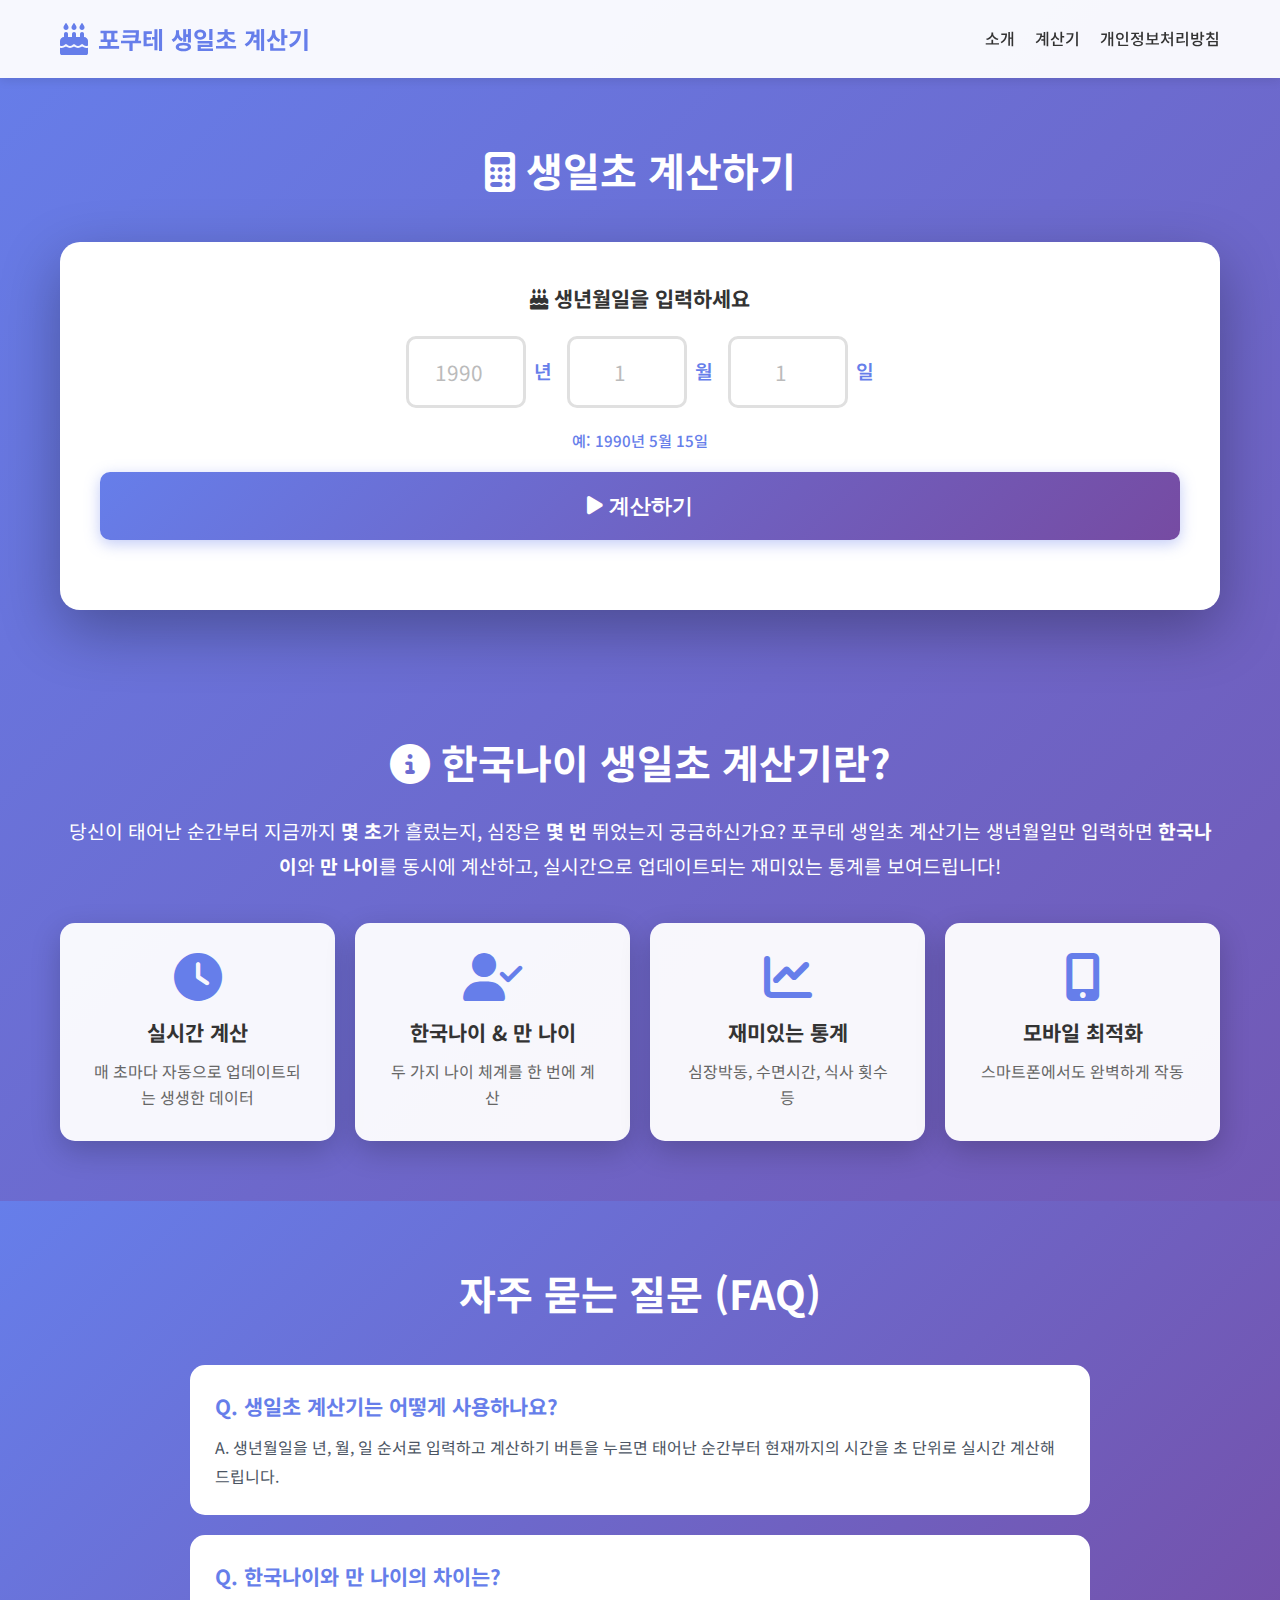
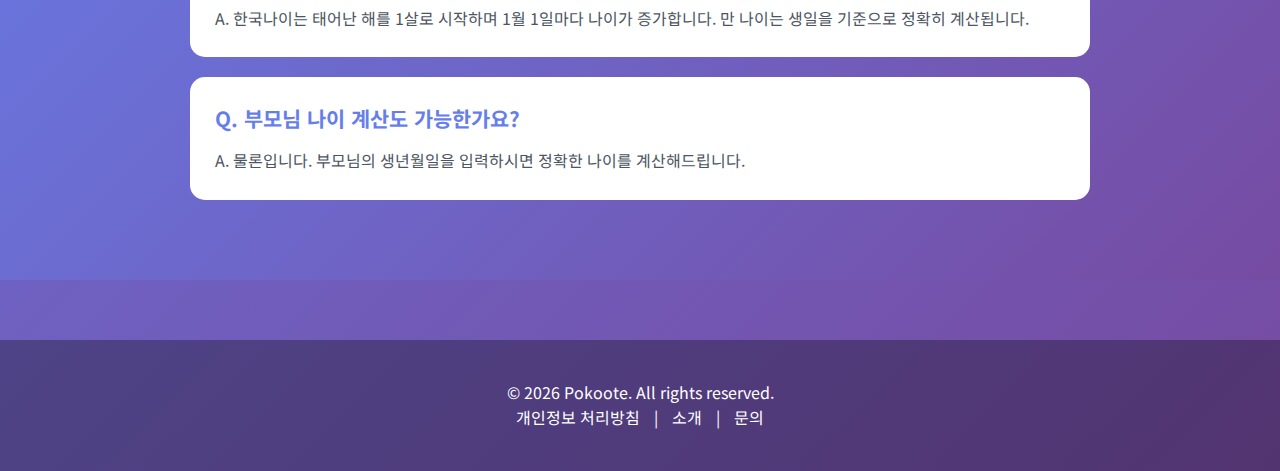
<file: index.html>
<!DOCTYPE html>
<html lang="ko">
<head>

    <script async src="https://pagead2.googlesyndication.com/pagead/js/adsbygoogle.js?client=ca-pub-4415805662178533"
     crossorigin="anonymous"></script>
    
    <!-- Google Tag Manager -->
    <script>(function(w,d,s,l,i){w[l]=w[l]||[];w[l].push({'gtm.start':
    new Date().getTime(),event:'gtm.js'});var f=d.getElementsByTagName(s)[0],
    j=d.createElement(s),dl=l!='dataLayer'?'&l='+l:'';j.async=true;j.src=
    'https://www.googletagmanager.com/gtm.js?id='+i+dl;f.parentNode.insertBefore(j,f);
    })(window,document,'script','dataLayer','GTM-TTH9MR4B');</script>
    <!-- End Google Tag Manager -->
    
    <meta name="google-adsense-account" content="ca-pub-4415805662178533">
    <meta name="naver-site-verification" content="b618eebf946ddca8aedba5105ae17f8210a4af34" />
    <meta charset="UTF-8">
    <meta name="viewport" content="width=device-width, initial-scale=1.0">
    <meta http-equiv="X-UA-Compatible" content="IE=edge">
    
    <!-- SEO 메타 태그 -->
    <title>한국나이 생일초 계산기 - 내가 태어난지 몇 초? | 포쿠테</title>
    <meta name="description" content="무료 한국나이 생일초 계산기로 태어난 지 몇 초인지, 심장은 몇 번 뛰었는지 실시간으로 확인하세요. 만 나이와 한국나이를 동시에 계산하고 재미있는 통계를 확인해보세요!">
    <meta name="keywords" content="한국나이 계산기, 생일초 계산기, 만 나이 계산, 나이 계산기, 태어난지 몇 초, 생일 계산, 한국 나이, 실시간 나이 계산, 나이계산, 생일초 계산, 생일초, 생일 초갯수, 부모님생일초, 부모님 생일, 생일 초갯수, 생일 계산, 나이 계산">
    <meta name="author" content="포쿠테">
    <meta name="robots" content="index, follow">
    <link rel="canonical" href="https://www.pokoote.com/">
    
    <!-- Open Graph / Facebook -->
    <meta property="og:type" content="website">
    <meta property="og:url" content="https://www.pokoote.com/">
    <meta property="og:title" content="한국나이 생일초 계산기 - 내가 태어난지 몇 초?">
    <meta property="og:description" content="무료 한국나이 생일초 계산기로 태어난 지 몇 초인지 실시간으로 확인하세요!">
    <meta property="og:image" content="https://www.pokoote.com/og-image.png">
    <meta property="og:site_name" content="포쿠테">
    <meta property="og:locale" content="ko_KR">
    
    <!-- Twitter -->
    <meta name="twitter:card" content="summary_large_image">
    <meta name="twitter:url" content="https://www.pokoote.com/">
    <meta name="twitter:title" content="한국나이 생일초 계산기 - 내가 태어난지 몇 초?">
    <meta name="twitter:description" content="무료 한국나이 생일초 계산기로 태어난 지 몇 초인지 실시간으로 확인하세요!">
    <meta name="twitter:image" content="https://www.pokoote.com/og-image.png">
    
    <!-- 모바일 앱 아이콘 -->
    <link rel="apple-touch-icon" sizes="180x180" href="/apple-touch-icon.png">
    <link rel="icon" type="image/png" sizes="32x32" href="/favicon-32x32.png">
    <link rel="icon" type="image/png" sizes="16x16" href="/favicon-16x16.png">
    
    <!-- 구조화된 데이터 (JSON-LD) -->
    <script type="application/ld+json">
    {
      "@context": "https://schema.org",
      "@type": "WebApplication",
      "name": "한국나이 생일초 계산기",
      "description": "한국나이와 만 나이를 계산하고 태어난 지 몇 초인지 실시간으로 확인할 수 있는 무료 계산기",
      "url": "https://www.pokoote.com",
      "applicationCategory": "UtilityApplication",
      "operatingSystem": "Any",
      "offers": {
        "@type": "Offer",
        "price": "0",
        "priceCurrency": "KRW"
      },
      "creator": {
        "@type": "Organization",
        "name": "포쿠테"
      },
      "browserRequirements": "Requires JavaScript. Requires HTML5.",
      "inLanguage": "ko-KR"
    }
    </script>
    
    
    <!-- Google Fonts -->
    <link rel="preconnect" href="https://fonts.googleapis.com">
    <link rel="preconnect" href="https://fonts.gstatic.com" crossorigin>
    <link href="https://fonts.googleapis.com/css2?family=Noto+Sans+KR:wght@300;400;500;700;900&display=swap" rel="stylesheet">
    
    <!-- Font Awesome -->
    <link rel="stylesheet" href="https://cdnjs.cloudflare.com/ajax/libs/font-awesome/6.4.0/css/all.min.css">
    
    <style>
        * {
            margin: 0;
            padding: 0;
            box-sizing: border-box;
        }
        
        body {
            font-family: 'Noto Sans KR', sans-serif;
            background: linear-gradient(135deg, #667eea 0%, #764ba2 100%);
            min-height: 100vh;
            line-height: 1.6;
        }
        
        .container {
            max-width: 1200px;
            margin: 0 auto;
            padding: 0 20px;
        }
        
        /* 헤더 */
        header {
            background: rgba(255, 255, 255, 0.95);
            box-shadow: 0 2px 10px rgba(0,0,0,0.1);
            position: sticky;
            top: 0;
            z-index: 1000;
            padding: 20px 0;
        }
        
        header .container {
            display: flex;
            justify-content: space-between;
            align-items: center;
            flex-wrap: wrap;
        }
        
        .logo {
            display: flex;
            align-items: center;
            gap: 10px;
            color: #667eea;
        }
        
        .logo i {
            font-size: 2em;
        }
        
        .logo h1 {
            font-size: 1.5em;
            font-weight: 700;
        }
        
        nav {
            display: flex;
            gap: 20px;
        }
        
        nav a {
            color: #333;
            text-decoration: none;
            font-weight: 500;
            transition: color 0.3s;
        }
        
        nav a:hover {
            color: #667eea;
        }
        
        /* 광고 영역 */
        .ad-section, .ad-section-inline {
            margin: 40px 0;
        }
        
        .ad-placeholder {
            background: rgba(255,255,255,0.1);
            border: 2px dashed rgba(255,255,255,0.3);
            padding: 60px 20px;
            text-align: center;
            color: white;
            border-radius: 10px;
            font-size: 14px;
        }
        
        /* 소개 섹션 */
        .intro-section {
            padding: 60px 0;
            color: white;
        }
        
        .intro-section h2 {
            font-size: 2.5em;
            margin-bottom: 20px;
            text-align: center;
        }
        
        .intro-text {
            font-size: 1.2em;
            text-align: center;
            margin-bottom: 40px;
            line-height: 1.8;
        }
        
        .features {
            display: grid;
            grid-template-columns: repeat(auto-fit, minmax(250px, 1fr));
            gap: 20px;
            margin-top: 40px;
        }
        
        .feature-card {
            background: rgba(255,255,255,0.95);
            padding: 30px;
            border-radius: 15px;
            text-align: center;
            box-shadow: 0 10px 30px rgba(0,0,0,0.2);
            transition: transform 0.3s;
        }
        
        .feature-card:hover {
            transform: translateY(-5px);
        }
        
        .feature-card i {
            font-size: 3em;
            color: #667eea;
            margin-bottom: 15px;
        }
        
        .feature-card h3 {
            font-size: 1.3em;
            color: #333;
            margin-bottom: 10px;
        }
        
        .feature-card p {
            color: #666;
        }
        
        /* 계산기 섹션 */
        .calculator-section {
            padding: 60px 0;
        }
        
        .calculator-section h2 {
            font-size: 2.5em;
            color: white;
            text-align: center;
            margin-bottom: 40px;
        }
        
        .calculator-card {
            background: white;
            border-radius: 20px;
            padding: 40px;
            box-shadow: 0 20px 60px rgba(0,0,0,0.3);
        }
        
        /* 생년월일 입력 섹션 - 커스텀 디자인 */
        .input-section {
            margin-bottom: 30px;
        }
        
        .input-section > label {
            display: block;
            font-size: 1.3em;
            color: #333;
            margin-bottom: 20px;
            font-weight: 700;
            text-align: center;
        }
        
        .birthday-input-wrapper {
            display: flex;
            align-items: center;
            justify-content: center;
            gap: 15px;
            flex-wrap: wrap;
            margin-bottom: 20px;
        }
        
        .input-group {
            display: flex;
            align-items: center;
            gap: 8px;
        }
        
        .birthday-input {
            width: 120px;
            padding: 18px 15px;
            font-size: 1.3em;
            font-weight: 600;
            text-align: center;
            border: 3px solid #e0e0e0;
            border-radius: 10px;
            transition: all 0.3s;
            font-family: 'Noto Sans KR', sans-serif;
        }
        
        .birthday-input:focus {
            outline: none;
            border-color: #667eea;
            box-shadow: 0 0 0 3px rgba(102, 126, 234, 0.1);
        }
        
        .birthday-input::placeholder {
            color: #bbb;
            font-weight: 400;
        }
        
        .input-label {
            font-size: 1.2em;
            font-weight: 600;
            color: #667eea;
        }
        
        .input-hint {
            text-align: center;
            color: #667eea;
            font-size: 0.95em;
            margin-top: 10px;
            font-weight: 500;
        }
        
        .btn-primary {
            width: 100%;
            padding: 20px;
            font-size: 1.3em;
            font-weight: 700;
            color: white;
            background: linear-gradient(135deg, #667eea 0%, #764ba2 100%);
            border: none;
            border-radius: 10px;
            cursor: pointer;
            transition: all 0.3s;
            box-shadow: 0 4px 15px rgba(102, 126, 234, 0.4);
            margin-top: 20px;
        }
        
        .btn-primary:hover {
            transform: translateY(-2px);
            box-shadow: 0 6px 20px rgba(102, 126, 234, 0.6);
        }
        
        .btn-primary:disabled {
            opacity: 0.5;
            cursor: not-allowed;
            transform: none;
        }
        
        /* 결과 섹션 */
        .result-section {
            animation: fadeIn 0.5s ease;
        }
        
        @keyframes fadeIn {
            from { opacity: 0; transform: translateY(20px); }
            to { opacity: 1; transform: translateY(0); }
        }
        
        .age-cards {
            display: grid;
            grid-template-columns: repeat(auto-fit, minmax(200px, 1fr));
            gap: 20px;
            margin: 30px 0;
        }
        
        .age-card {
            background: linear-gradient(135deg, #667eea 0%, #764ba2 100%);
            color: white;
            padding: 30px;
            border-radius: 15px;
            text-align: center;
            box-shadow: 0 10px 30px rgba(102, 126, 234, 0.3);
        }
        
        .age-label {
            font-size: 1em;
            opacity: 0.9;
            margin-bottom: 10px;
        }
        
        .age-value {
            font-size: 3em;
            font-weight: 900;
            margin: 10px 0;
        }
        
        .age-unit {
            font-size: 1.2em;
        }
        
        /* 시간 섹션 */
        .time-section {
            margin: 40px 0;
        }
        
        .time-section h3 {
            font-size: 1.8em;
            color: #333;
            margin-bottom: 20px;
            text-align: center;
        }
        
        .time-grid {
            display: grid;
            grid-template-columns: repeat(auto-fit, minmax(150px, 1fr));
            gap: 15px;
        }
        
        .time-card {
            background: #f8f9fa;
            padding: 25px;
            border-radius: 10px;
            text-align: center;
            border-left: 4px solid #667eea;
        }
        
        .time-card i {
            font-size: 2em;
            color: #667eea;
            margin-bottom: 10px;
        }
        
        .time-value {
            font-size: 2em;
            font-weight: 700;
            color: #667eea;
            margin: 10px 0;
        }
        
        .time-label {
            font-size: 1em;
            color: #666;
        }
        
        /* 통계 섹션 */
        .stats-section {
            margin: 40px 0;
            padding: 30px;
            background: linear-gradient(135deg, #f093fb 0%, #f5576c 100%);
            border-radius: 15px;
        }
        
        .stats-section h3 {
            font-size: 1.8em;
            color: white;
            text-align: center;
            margin-bottom: 30px;
        }
        
        .stats-grid {
            display: grid;
            grid-template-columns: repeat(auto-fit, minmax(200px, 1fr));
            gap: 20px;
        }
        
        .stat-card {
            background: rgba(255,255,255,0.2);
            padding: 25px;
            border-radius: 10px;
            text-align: center;
            color: white;
            backdrop-filter: blur(10px);
        }
        
        .stat-card i {
            font-size: 2.5em;
            margin-bottom: 15px;
        }
        
        .stat-value {
            font-size: 2em;
            font-weight: 700;
            margin: 10px 0;
        }
        
        .stat-label {
            font-size: 1.1em;
            font-weight: 600;
            margin-bottom: 5px;
        }
        
        .stat-desc {
            font-size: 0.9em;
            opacity: 0.8;
        }
        
        /* 공유 섹션 */
        .share-section {
            margin: 40px 0;
            text-align: center;
        }
        
        .share-section h3 {
            font-size: 1.5em;
            color: #333;
            margin-bottom: 20px;
        }
        
        .share-buttons {
            display: flex;
            gap: 10px;
            flex-wrap: wrap;
            justify-content: center;
        }
        
        .share-btn {
            flex: 1;
            min-width: 140px;
            padding: 15px 20px;
            border: none;
            border-radius: 8px;
            cursor: pointer;
            font-size: 1em;
            font-weight: 600;
            color: white;
            transition: all 0.3s;
        }
        
        .share-btn.facebook { background: #1877f2; }
        .share-btn.twitter { background: #1da1f2; }
        .share-btn.kakao { background: #fee500; color: #000; }
        .share-btn.copy { background: #48bb78; }
        
        .share-btn:hover {
            transform: translateY(-2px);
            box-shadow: 0 4px 12px rgba(0,0,0,0.2);
        }
        
        /* 푸터 */
        footer {
            background: rgba(0,0,0,0.3);
            color: white;
            text-align: center;
            padding: 40px 20px;
            margin-top: 60px;
        }
        
        footer a {
            color: white;
            text-decoration: none;
            margin: 0 10px;
        }
        
        footer a:hover {
            text-decoration: underline;
        }
        
        /* 반응형 */
        @media (max-width: 768px) {
            .logo h1 {
                font-size: 1.2em;
            }
            
            nav {
                width: 100%;
                justify-content: center;
                margin-top: 15px;
            }
            
            .intro-section h2,
            .calculator-section h2 {
                font-size: 1.8em;
            }
            
            .calculator-card {
                padding: 25px;
            }
            
            .birthday-input {
                width: 100px;
                padding: 15px 10px;
                font-size: 1.1em;
            }
            
            .input-label {
                font-size: 1em;
            }
            
            .age-value {
                font-size: 2em;
            }
            
            .time-grid {
                grid-template-columns: repeat(2, 1fr);
            }
        }
    </style>
</head>
<body>
    <!-- Google Tag Manager (noscript) -->
    <noscript><iframe src="https://www.googletagmanager.com/ns.html?id=GTM-TTH9MR4B"
    height="0" width="0" style="display:none;visibility:hidden"></iframe></noscript>
    <!-- End Google Tag Manager (noscript) -->
    
    <!-- 헤더 -->
    <header>
        <div class="container">
            <div class="logo">
                <i class="fas fa-birthday-cake"></i>
                <h1>포쿠테 생일초 계산기</h1>
            </div>
            <nav>
                <a href="#about">소개</a>
                <a href="#calculator">계산기</a>
                <a href="/privacy.html">개인정보처리방침</a>
            </nav>
        </div>
    </header>

    <!-- 메인 섹션 -->
    <main>


    

        <!-- 계산기 섹션 -->
        <section id="calculator" class="calculator-section">
            <div class="container">
                <h2><i class="fas fa-calculator"></i> 생일초 계산하기</h2>
                
                <div class="calculator-card">
                    <div class="input-section">
                        <label>
                            <i class="fas fa-birthday-cake"></i> 생년월일을 입력하세요
                        </label>
                        
                        <div class="birthday-input-wrapper">
                            <div class="input-group">
                                <input 
                                    type="number" 
                                    id="birth-year" 
                                    class="birthday-input"
                                    placeholder="1990"
                                    min="1900"
                                    max="2026"
                                    maxlength="4"
                                >
                                <span class="input-label">년</span>
                            </div>
                            
                            <div class="input-group">
                                <input 
                                    type="number" 
                                    id="birth-month" 
                                    class="birthday-input"
                                    placeholder="1"
                                    min="1"
                                    max="12"
                                    maxlength="2"
                                >
                                <span class="input-label">월</span>
                            </div>
                            
                            <div class="input-group">
                                <input 
                                    type="number" 
                                    id="birth-day" 
                                    class="birthday-input"
                                    placeholder="1"
                                    min="1"
                                    max="31"
                                    maxlength="2"
                                >
                                <span class="input-label">일</span>
                            </div>
                        </div>
                        
                        <p class="input-hint">예: 1990년 5월 15일</p>
                        
                        <button id="calculate-btn" class="btn-primary">
                            <i class="fas fa-play"></i> 계산하기
                        </button>
                    </div>

                    <div id="result-section" class="result-section" style="display: none;">
                        <!-- 나이 정보 -->
                        <div class="age-cards">
                            <div class="age-card korean-age">
                                <div class="age-label">한국나이</div>
                                <div class="age-value" id="korean-age">-</div>
                                <div class="age-unit">세</div>
                            </div>
                            <div class="age-card international-age">
                                <div class="age-label">만 나이</div>
                                <div class="age-value" id="international-age">-</div>
                                <div class="age-unit">세</div>
                            </div>
                        </div>

                        <!-- 실시간 시간 정보 -->
                        <div class="time-section">
                            <h3><i class="fas fa-hourglass-half"></i> 태어난 지 얼마나 됐을까요?</h3>
                            <div class="time-grid">
                                <div class="time-card">
                                    <i class="fas fa-stopwatch"></i>
                                    <div class="time-value" id="seconds">0</div>
                                    <div class="time-label">초</div>
                                </div>
                                <div class="time-card">
                                    <i class="fas fa-clock"></i>
                                    <div class="time-value" id="minutes">0</div>
                                    <div class="time-label">분</div>
                                </div>
                                <div class="time-card">
                                    <i class="fas fa-history"></i>
                                    <div class="time-value" id="hours">0</div>
                                    <div class="time-label">시간</div>
                                </div>
                                <div class="time-card">
                                    <i class="fas fa-calendar-day"></i>
                                    <div class="time-value" id="days">0</div>
                                    <div class="time-label">일</div>
                                </div>
                            </div>
                        </div>



                        <!-- 재미있는 통계 -->
                        <div class="stats-section">
                            <h3><i class="fas fa-chart-bar"></i> 재미있는 통계</h3>
                            <div class="stats-grid">
                                <div class="stat-card">
                                    <i class="fas fa-heartbeat"></i>
                                    <div class="stat-value" id="heartbeats">0</div>
                                    <div class="stat-label">심장 박동</div>
                                    <div class="stat-desc">평균 분당 70회 기준</div>
                                </div>
                                <div class="stat-card">
                                    <i class="fas fa-bed"></i>
                                    <div class="stat-value" id="sleep-hours">0</div>
                                    <div class="stat-label">수면 시간</div>
                                    <div class="stat-desc">하루 8시간 기준</div>
                                </div>
                                <div class="stat-card">
                                    <i class="fas fa-utensils"></i>
                                    <div class="stat-value" id="meals">0</div>
                                    <div class="stat-label">식사 횟수</div>
                                    <div class="stat-desc">하루 3끼 기준</div>
                                </div>
                                <div class="stat-card">
                                    <i class="fas fa-smile"></i>
                                    <div class="stat-value" id="smiles">0</div>
                                    <div class="stat-label">미소 횟수</div>
                                    <div class="stat-desc">하루 평균 20번 기준</div>
                                </div>
                            </div>
                        </div>

                        <!-- 공유 버튼 -->
                        <div class="share-section">
                            <h3>친구들에게 공유하기</h3>
                            <div class="share-buttons">
                                <button class="share-btn facebook" onclick="shareToFacebook()">
                                    <i class="fab fa-facebook-f"></i> 페이스북
                                </button>
                                <button class="share-btn twitter" onclick="shareToTwitter()">
                                    <i class="fab fa-twitter"></i> 트위터
                                </button>
                                <button class="share-btn kakao" onclick="shareToKakao()">
                                    <i class="fas fa-comment"></i> 카카오톡
                                </button>
                                <button class="share-btn copy" onclick="copyLink()">
                                    <i class="fas fa-link"></i> 링크 복사
                                </button>
                            </div>
                        </div>
                    </div>
                </div>
            </div>
        </section>

  <!-- 소개 섹션 -->
        <section id="about" class="intro-section">
            <div class="container">
                <h2><i class="fas fa-info-circle"></i> 한국나이 생일초 계산기란?</h2>
                <p class="intro-text">
                    당신이 태어난 순간부터 지금까지 <strong>몇 초</strong>가 흘렀는지, 심장은 <strong>몇 번</strong> 뛰었는지 궁금하신가요?
                    포쿠테 생일초 계산기는 생년월일만 입력하면 <strong>한국나이</strong>와 <strong>만 나이</strong>를 동시에 계산하고,
                    실시간으로 업데이트되는 재미있는 통계를 보여드립니다!
                </p>
                <div class="features">
                    <div class="feature-card">
                        <i class="fas fa-clock"></i>
                        <h3>실시간 계산</h3>
                        <p>매 초마다 자동으로 업데이트되는 생생한 데이터</p>
                    </div>
                    <div class="feature-card">
                        <i class="fas fa-user-check"></i>
                        <h3>한국나이 & 만 나이</h3>
                        <p>두 가지 나이 체계를 한 번에 계산</p>
                    </div>
                    <div class="feature-card">
                        <i class="fas fa-chart-line"></i>
                        <h3>재미있는 통계</h3>
                        <p>심장박동, 수면시간, 식사 횟수 등</p>
                    </div>
                    <div class="feature-card">
                        <i class="fas fa-mobile-alt"></i>
                        <h3>모바일 최적화</h3>
                        <p>스마트폰에서도 완벽하게 작동</p>
                    </div>
                </div>
            </div>
        </section>
        
    
        <!-- SEO 최적화 콘텐츠 섹션 -->
      
        <!-- FAQ 섹션 -->
        <section style="background: linear-gradient(135deg, #667eea 0%, #764ba2 100%); padding: 60px 0;">
            <div class="container">
                <h2 style="font-size: 2.5em; color: white; margin-bottom: 40px; text-align: center;">
                    자주 묻는 질문 (FAQ)
                </h2>
                
                <div style="max-width: 900px; margin: 0 auto;">
                    <div style="background: white; padding: 25px; border-radius: 15px; margin-bottom: 20px;">
                        <h3 style="font-size: 1.3em; color: #667eea; margin-bottom: 10px;">
                            Q. 생일초 계산기는 어떻게 사용하나요?
                        </h3>
                        <p style="font-size: 1em; line-height: 1.8; color: #4b5563;">
                            A. 생년월일을 년, 월, 일 순서로 입력하고 계산하기 버튼을 누르면 
                            태어난 순간부터 현재까지의 시간을 초 단위로 실시간 계산해드립니다.
                        </p>
                    </div>
                    
                    <div style="background: white; padding: 25px; border-radius: 15px; margin-bottom: 20px;">
                        <h3 style="font-size: 1.3em; color: #667eea; margin-bottom: 10px;">
                            Q. 한국나이와 만 나이의 차이는?
                        </h3>
                        <p style="font-size: 1em; line-height: 1.8; color: #4b5563;">
                            A. 한국나이는 태어난 해를 1살로 시작하며 1월 1일마다 나이가 증가합니다. 
                            만 나이는 생일을 기준으로 정확히 계산됩니다.
                        </p>
                    </div>
                    
                    <div style="background: white; padding: 25px; border-radius: 15px; margin-bottom: 20px;">
                        <h3 style="font-size: 1.3em; color: #667eea; margin-bottom: 10px;">
                            Q. 부모님 나이 계산도 가능한가요?
                        </h3>
                        <p style="font-size: 1em; line-height: 1.8; color: #4b5563;">
                            A. 물론입니다. 부모님의 생년월일을 입력하시면 
                            정확한 나이를 계산해드립니다.
                        </p>
                    </div>
                </div>
            </div>
        </section>
    </main>
    
    <footer>
        <p>&copy; 2026 Pokoote. All rights reserved.</p>
        <p>
            <a href="privacy.html">개인정보 처리방침</a> |
            <a href="#about">소개</a> |
            <a href="mailto:contact@pokoote.com">문의</a>
        </p>
    </footer>
    
    <script>
        let birthDate;
        let updateInterval;
        
        // 숫자 입력 제한 및 자동 포커스
        const yearInput = document.getElementById('birth-year');
        const monthInput = document.getElementById('birth-month');
        const dayInput = document.getElementById('birth-day');
        
        // 년도 입력 시 자동으로 월로 이동
        yearInput.addEventListener('input', function(e) {
            if (this.value.length === 4) {
                monthInput.focus();
            }
        });
        
        // 월 입력 시 자동으로 일로 이동
        monthInput.addEventListener('input', function(e) {
            // 2자리 입력 또는 12보다 크면 자동 이동
            if (this.value.length === 2 || parseInt(this.value) > 1) {
                dayInput.focus();
            }
        });
        
        // Enter 키로 계산 실행
        [yearInput, monthInput, dayInput].forEach(input => {
            input.addEventListener('keypress', function(e) {
                if (e.key === 'Enter') {
                    document.getElementById('calculate-btn').click();
                }
            });
        });
        
        // 계산 버튼 클릭 이벤트
        document.getElementById('calculate-btn').addEventListener('click', function() {
            const year = parseInt(yearInput.value);
            const month = parseInt(monthInput.value);
            const day = parseInt(dayInput.value);
            
            // 유효성 검사
            if (!year || !month || !day) {
                alert('생년월일을 모두 입력해주세요!');
                return;
            }
            
            if (year < 1900 || year > 2026) {
                alert('년도는 1900년부터 2026년 사이로 입력해주세요!');
                yearInput.focus();
                return;
            }
            
            if (month < 1 || month > 12) {
                alert('월은 1부터 12 사이로 입력해주세요!');
                monthInput.focus();
                return;
            }
            
            if (day < 1 || day > 31) {
                alert('일은 1부터 31 사이로 입력해주세요!');
                dayInput.focus();
                return;
            }
            
            // 날짜 유효성 검사 (예: 2월 30일 방지)
            const testDate = new Date(year, month - 1, day);
            if (testDate.getMonth() !== month - 1 || testDate.getDate() !== day) {
                alert('유효하지 않은 날짜입니다!');
                return;
            }
            
            // 미래 날짜 방지
            const now = new Date();
            if (testDate > now) {
                alert('미래의 날짜는 입력할 수 없습니다!');
                return;
            }
            
            birthDate = testDate;
            
            // 결과 표시
            document.getElementById('result-section').style.display = 'block';
            
            // 즉시 계산
            updateTime();
            
            // 1초마다 업데이트
            if (updateInterval) {
                clearInterval(updateInterval);
            }
            updateInterval = setInterval(updateTime, 1000);
            
            // 결과로 스크롤
            document.getElementById('result-section').scrollIntoView({ 
                behavior: 'smooth', 
                block: 'nearest' 
            });
        });
        
        function updateTime() {
            const now = new Date();
            const diff = now - birthDate;
            
            // 한국 나이 계산
            const currentYear = now.getFullYear();
            const birthYear = birthDate.getFullYear();
            const koreanAge = currentYear - birthYear + 1;
            
            // 만 나이 계산
            let internationalAge = currentYear - birthYear;
            const currentMonth = now.getMonth();
            const birthMonth = birthDate.getMonth();
            const currentDay = now.getDate();
            const birthDay = birthDate.getDate();
            
            if (currentMonth < birthMonth || (currentMonth === birthMonth && currentDay < birthDay)) {
                internationalAge--;
            }
            
            // 시간 계산
            const seconds = Math.floor(diff / 1000);
            const minutes = Math.floor(seconds / 60);
            const hours = Math.floor(minutes / 60);
            const days = Math.floor(hours / 24);
            
            // 재미있는 통계
            const heartbeats = Math.floor(minutes * 70); // 평균 심박수 70/분
            const sleepHours = Math.floor(hours / 3); // 하루 8시간 수면
            const meals = Math.floor(days * 3); // 하루 3끼
            const smiles = Math.floor(days * 20); // 하루 평균 20번 미소
            
            // 화면 업데이트
            document.getElementById('korean-age').textContent = koreanAge;
            document.getElementById('international-age').textContent = internationalAge;
            document.getElementById('seconds').textContent = seconds.toLocaleString();
            document.getElementById('minutes').textContent = minutes.toLocaleString();
            document.getElementById('hours').textContent = hours.toLocaleString();
            document.getElementById('days').textContent = days.toLocaleString();
            document.getElementById('heartbeats').textContent = heartbeats.toLocaleString();
            document.getElementById('sleep-hours').textContent = sleepHours.toLocaleString();
            document.getElementById('meals').textContent = meals.toLocaleString();
            document.getElementById('smiles').textContent = smiles.toLocaleString();
        }
        
        // 공유 기능
        function shareToFacebook() {
            const url = encodeURIComponent(window.location.href);
            window.open(`https://www.facebook.com/sharer/sharer.php?u=${url}`, '_blank', 'width=600,height=400');
        }
        
        function shareToTwitter() {
            const text = encodeURIComponent('나는 태어난 지 몇 초가 지났을까? 포쿠테 생일초 계산기로 확인해보세요!');
            const url = encodeURIComponent(window.location.href);
            window.open(`https://twitter.com/intent/tweet?text=${text}&url=${url}`, '_blank', 'width=600,height=400');
        }
        
        function shareToKakao() {
            alert('카카오톡 공유 기능은 카카오 개발자 API 설정 후 사용 가능합니다.\n현재는 링크 복사 기능을 이용해주세요!');
        }
        
        function copyLink() {
            const url = window.location.href;
            
            if (navigator.clipboard && navigator.clipboard.writeText) {
                navigator.clipboard.writeText(url).then(() => {
                    alert('✅ 링크가 클립보드에 복사되었습니다!\n친구들에게 공유해보세요!');
                }).catch(() => {
                    fallbackCopyLink(url);
                });
            } else {
                fallbackCopyLink(url);
            }
        }
        
        function fallbackCopyLink(text) {
            const textArea = document.createElement('textarea');
            textArea.value = text;
            textArea.style.position = 'fixed';
            textArea.style.left = '-999999px';
            document.body.appendChild(textArea);
            textArea.select();
            
            try {
                document.execCommand('copy');
                alert('✅ 링크가 클립보드에 복사되었습니다!');
            } catch (err) {
                alert('❌ 링크 복사에 실패했습니다.\n수동으로 복사해주세요: ' + text);
            }
            
            document.body.removeChild(textArea);
        }
    </script>
</body>
</html>
</file>
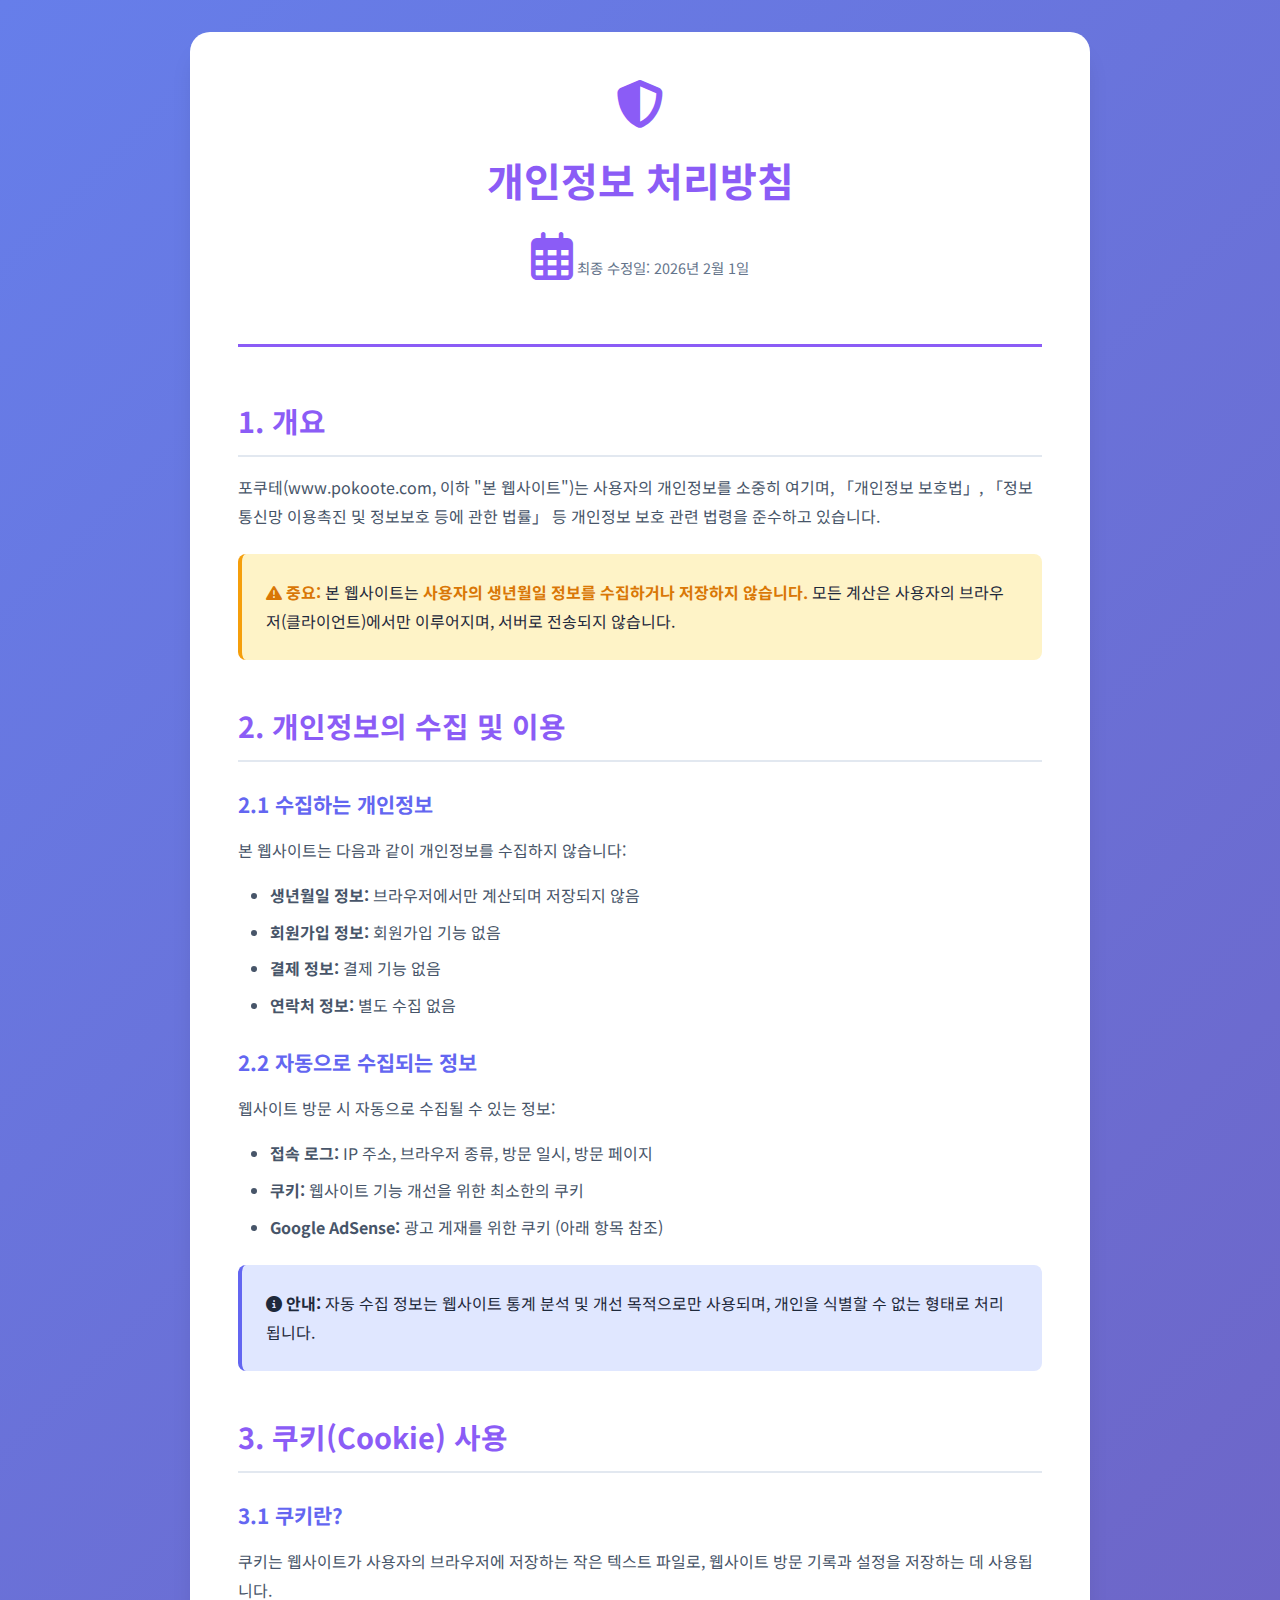
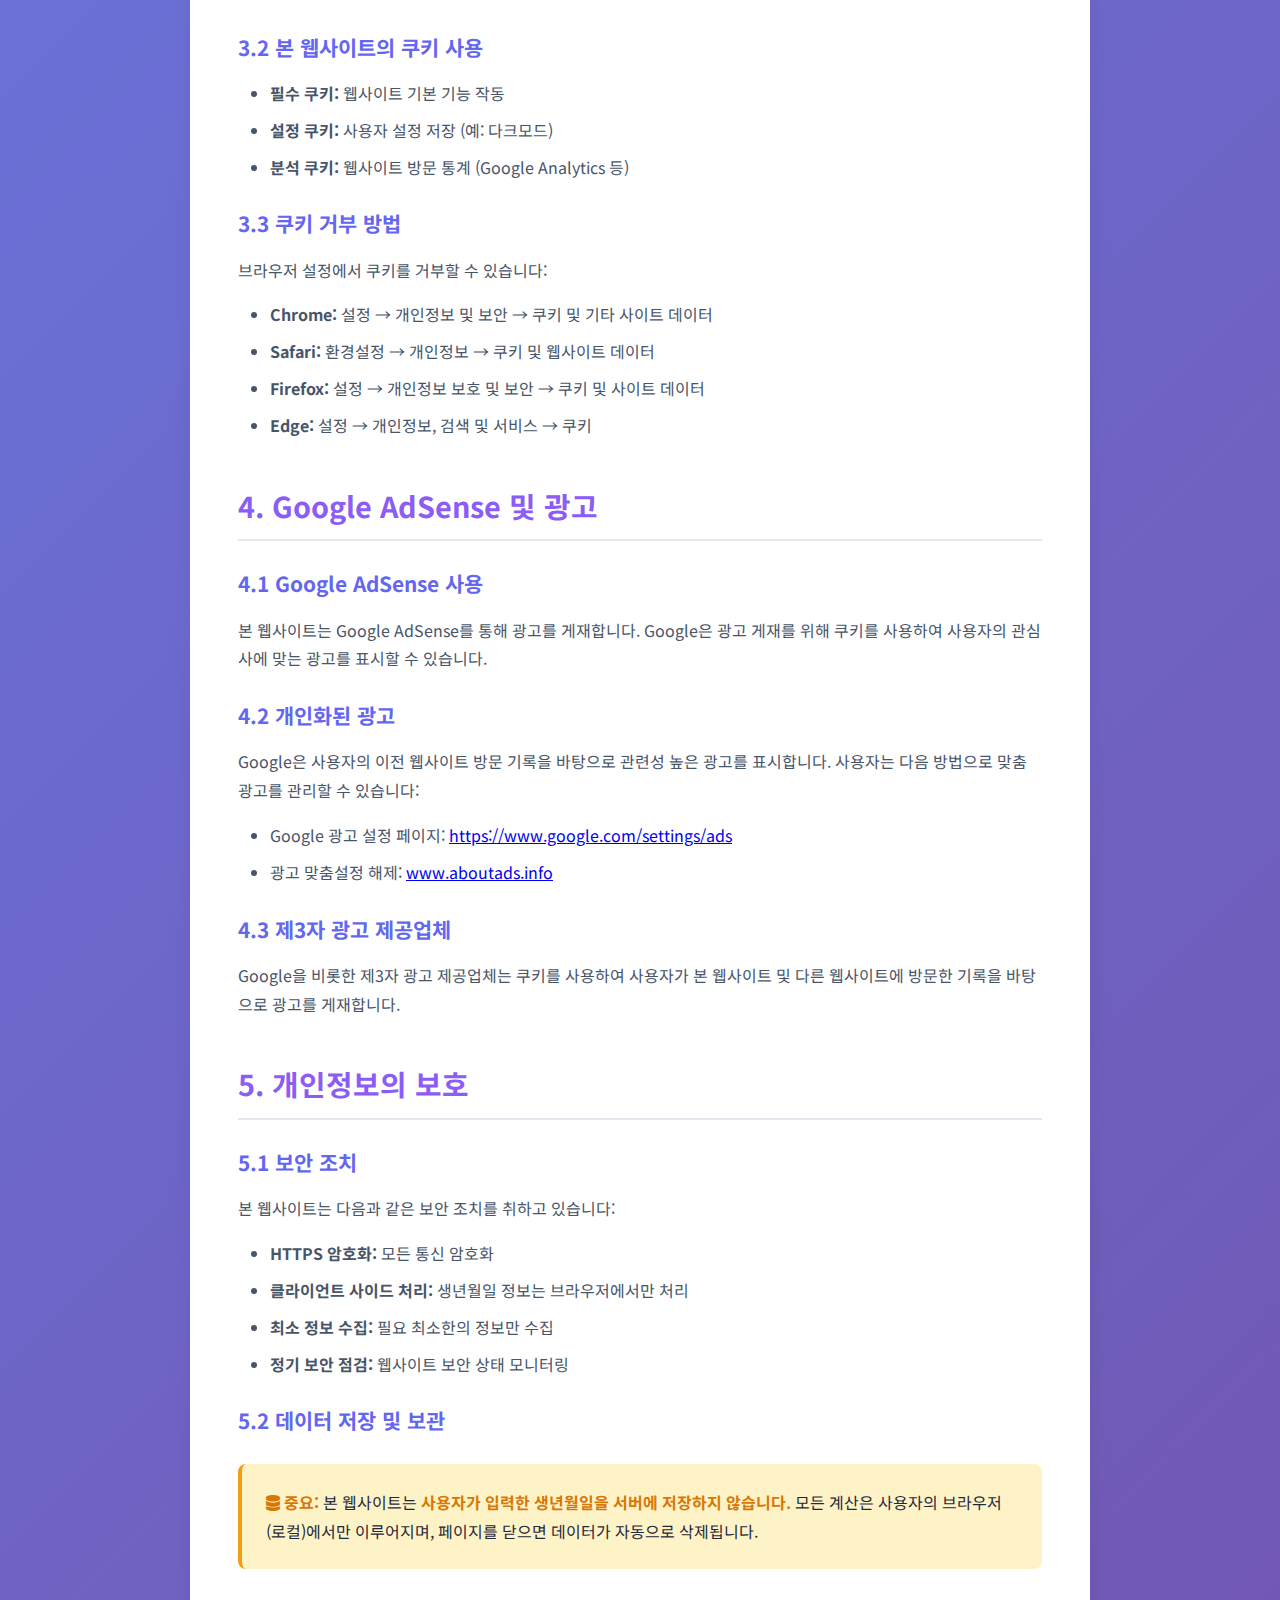
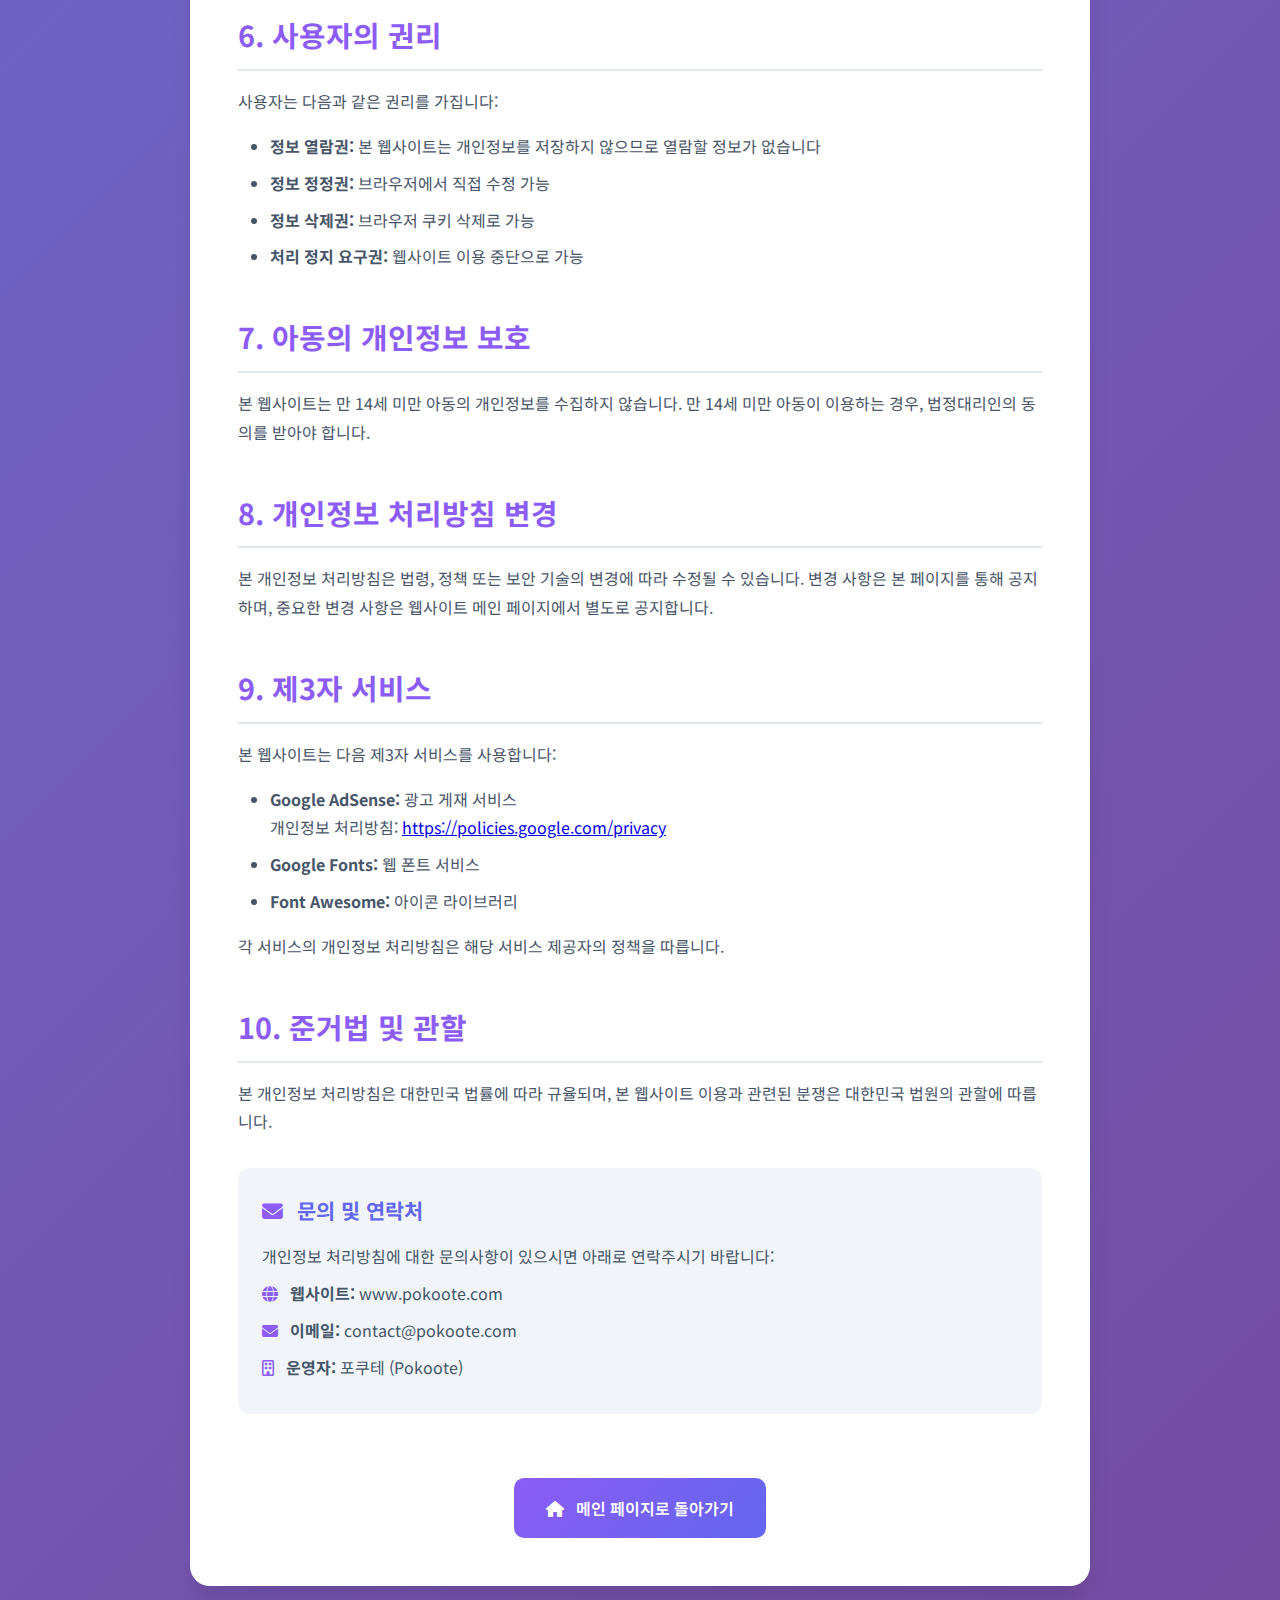
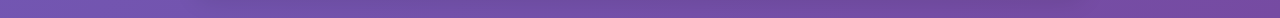
<file: privacy.html>
<!DOCTYPE html>
<html lang="ko">
<head>
    <meta charset="UTF-8">
    <meta name="viewport" content="width=device-width, initial-scale=1.0">
    <meta http-equiv="X-UA-Compatible" content="IE=edge">
    
    <title>개인정보 처리방침 | 포쿠테 생일초 계산기</title>
    <meta name="description" content="포쿠테 생일초 계산기의 개인정보 처리방침입니다.">
    <meta name="robots" content="index, follow">
    <link rel="canonical" href="https://www.pokoote.com/privacy.html">
    
    <!-- Google Fonts -->
    <link rel="preconnect" href="https://fonts.googleapis.com">
    <link rel="preconnect" href="https://fonts.gstatic.com" crossorigin>
    <link href="https://fonts.googleapis.com/css2?family=Noto+Sans+KR:wght@300;400;500;700;900&display=swap" rel="stylesheet">
    
    <!-- Font Awesome -->
    <link rel="stylesheet" href="https://cdnjs.cloudflare.com/ajax/libs/font-awesome/6.4.0/css/all.min.css">
    
    <style>
        * {
            margin: 0;
            padding: 0;
            box-sizing: border-box;
        }

        body {
            font-family: 'Noto Sans KR', sans-serif;
            line-height: 1.8;
            color: #1e293b;
            background: linear-gradient(135deg, #667eea 0%, #764ba2 100%);
            min-height: 100vh;
            padding: 2rem 0;
        }

        .container {
            max-width: 900px;
            margin: 0 auto;
            background: white;
            padding: 3rem;
            border-radius: 20px;
            box-shadow: 0 20px 25px -5px rgba(0, 0, 0, 0.1);
        }

        .header {
            text-align: center;
            margin-bottom: 3rem;
            padding-bottom: 2rem;
            border-bottom: 3px solid #8b5cf6;
        }

        .header h1 {
            font-size: 2.5rem;
            color: #8b5cf6;
            margin-bottom: 1rem;
        }

        .header i {
            font-size: 3rem;
            color: #8b5cf6;
            margin-bottom: 1rem;
        }

        .last-updated {
            color: #64748b;
            font-size: 0.9rem;
            margin-top: 1rem;
        }

        h2 {
            font-size: 1.8rem;
            color: #8b5cf6;
            margin: 2.5rem 0 1rem;
            padding-bottom: 0.5rem;
            border-bottom: 2px solid #e2e8f0;
        }

        h3 {
            font-size: 1.3rem;
            color: #6366f1;
            margin: 1.5rem 0 0.8rem;
        }

        p {
            margin-bottom: 1rem;
            color: #475569;
        }

        ul, ol {
            margin-left: 2rem;
            margin-bottom: 1rem;
        }

        li {
            margin-bottom: 0.5rem;
            color: #475569;
        }

        .important-notice {
            background: #fef3c7;
            border-left: 4px solid #f59e0b;
            padding: 1.5rem;
            margin: 1.5rem 0;
            border-radius: 8px;
        }

        .important-notice strong {
            color: #d97706;
        }

        .info-box {
            background: #e0e7ff;
            border-left: 4px solid #6366f1;
            padding: 1.5rem;
            margin: 1.5rem 0;
            border-radius: 8px;
        }

        .contact-info {
            background: #f1f5f9;
            padding: 1.5rem;
            border-radius: 12px;
            margin: 2rem 0;
        }

        .contact-info h3 {
            margin-top: 0;
        }

        .contact-info p {
            margin-bottom: 0.5rem;
        }

        .contact-info i {
            margin-right: 0.5rem;
            color: #8b5cf6;
        }

        .back-link {
            display: inline-block;
            margin-top: 2rem;
            padding: 1rem 2rem;
            background: linear-gradient(135deg, #8b5cf6, #6366f1);
            color: white;
            text-decoration: none;
            border-radius: 10px;
            transition: transform 0.3s ease, box-shadow 0.3s ease;
            font-weight: 600;
        }

        .back-link:hover {
            transform: translateY(-2px);
            box-shadow: 0 10px 20px rgba(139, 92, 246, 0.3);
        }

        .back-link i {
            margin-right: 0.5rem;
        }

        @media (max-width: 768px) {
            .container {
                padding: 2rem 1.5rem;
                margin: 0 1rem;
            }

            .header h1 {
                font-size: 2rem;
            }

            h2 {
                font-size: 1.5rem;
            }

            h3 {
                font-size: 1.1rem;
            }
        }
    </style>
</head>
<body>
    <div class="container">
        <div class="header">
            <i class="fas fa-shield-alt"></i>
            <h1>개인정보 처리방침</h1>
            <p class="last-updated"><i class="far fa-calendar-alt"></i> 최종 수정일: 2026년 2월 1일</p>
        </div>

        <section>
            <h2>1. 개요</h2>
            <p>
                포쿠테(www.pokoote.com, 이하 "본 웹사이트")는 사용자의 개인정보를 소중히 여기며, 
                「개인정보 보호법」, 「정보통신망 이용촉진 및 정보보호 등에 관한 법률」 등 
                개인정보 보호 관련 법령을 준수하고 있습니다.
            </p>
            <div class="important-notice">
                <strong><i class="fas fa-exclamation-triangle"></i> 중요:</strong> 
                본 웹사이트는 <strong>사용자의 생년월일 정보를 수집하거나 저장하지 않습니다.</strong> 
                모든 계산은 사용자의 브라우저(클라이언트)에서만 이루어지며, 
                서버로 전송되지 않습니다.
            </div>
        </section>

        <section>
            <h2>2. 개인정보의 수집 및 이용</h2>
            
            <h3>2.1 수집하는 개인정보</h3>
            <p>본 웹사이트는 다음과 같이 개인정보를 수집하지 않습니다:</p>
            <ul>
                <li><strong>생년월일 정보:</strong> 브라우저에서만 계산되며 저장되지 않음</li>
                <li><strong>회원가입 정보:</strong> 회원가입 기능 없음</li>
                <li><strong>결제 정보:</strong> 결제 기능 없음</li>
                <li><strong>연락처 정보:</strong> 별도 수집 없음</li>
            </ul>

            <h3>2.2 자동으로 수집되는 정보</h3>
            <p>웹사이트 방문 시 자동으로 수집될 수 있는 정보:</p>
            <ul>
                <li><strong>접속 로그:</strong> IP 주소, 브라우저 종류, 방문 일시, 방문 페이지</li>
                <li><strong>쿠키:</strong> 웹사이트 기능 개선을 위한 최소한의 쿠키</li>
                <li><strong>Google AdSense:</strong> 광고 게재를 위한 쿠키 (아래 항목 참조)</li>
            </ul>

            <div class="info-box">
                <strong><i class="fas fa-info-circle"></i> 안내:</strong>
                자동 수집 정보는 웹사이트 통계 분석 및 개선 목적으로만 사용되며, 
                개인을 식별할 수 없는 형태로 처리됩니다.
            </div>
        </section>

        <section>
            <h2>3. 쿠키(Cookie) 사용</h2>
            
            <h3>3.1 쿠키란?</h3>
            <p>
                쿠키는 웹사이트가 사용자의 브라우저에 저장하는 작은 텍스트 파일로, 
                웹사이트 방문 기록과 설정을 저장하는 데 사용됩니다.
            </p>

            <h3>3.2 본 웹사이트의 쿠키 사용</h3>
            <ul>
                <li><strong>필수 쿠키:</strong> 웹사이트 기본 기능 작동</li>
                <li><strong>설정 쿠키:</strong> 사용자 설정 저장 (예: 다크모드)</li>
                <li><strong>분석 쿠키:</strong> 웹사이트 방문 통계 (Google Analytics 등)</li>
            </ul>

            <h3>3.3 쿠키 거부 방법</h3>
            <p>브라우저 설정에서 쿠키를 거부할 수 있습니다:</p>
            <ul>
                <li><strong>Chrome:</strong> 설정 → 개인정보 및 보안 → 쿠키 및 기타 사이트 데이터</li>
                <li><strong>Safari:</strong> 환경설정 → 개인정보 → 쿠키 및 웹사이트 데이터</li>
                <li><strong>Firefox:</strong> 설정 → 개인정보 보호 및 보안 → 쿠키 및 사이트 데이터</li>
                <li><strong>Edge:</strong> 설정 → 개인정보, 검색 및 서비스 → 쿠키</li>
            </ul>
        </section>

        <section>
            <h2>4. Google AdSense 및 광고</h2>
            
            <h3>4.1 Google AdSense 사용</h3>
            <p>
                본 웹사이트는 Google AdSense를 통해 광고를 게재합니다. 
                Google은 광고 게재를 위해 쿠키를 사용하여 사용자의 관심사에 맞는 광고를 표시할 수 있습니다.
            </p>

            <h3>4.2 개인화된 광고</h3>
            <p>
                Google은 사용자의 이전 웹사이트 방문 기록을 바탕으로 관련성 높은 광고를 표시합니다. 
                사용자는 다음 방법으로 맞춤 광고를 관리할 수 있습니다:
            </p>
            <ul>
                <li>Google 광고 설정 페이지: <a href="https://www.google.com/settings/ads" target="_blank">https://www.google.com/settings/ads</a></li>
                <li>광고 맞춤설정 해제: <a href="http://www.aboutads.info" target="_blank">www.aboutads.info</a></li>
            </ul>

            <h3>4.3 제3자 광고 제공업체</h3>
            <p>
                Google을 비롯한 제3자 광고 제공업체는 쿠키를 사용하여 
                사용자가 본 웹사이트 및 다른 웹사이트에 방문한 기록을 바탕으로 광고를 게재합니다.
            </p>
        </section>

        <section>
            <h2>5. 개인정보의 보호</h2>
            
            <h3>5.1 보안 조치</h3>
            <p>본 웹사이트는 다음과 같은 보안 조치를 취하고 있습니다:</p>
            <ul>
                <li><strong>HTTPS 암호화:</strong> 모든 통신 암호화</li>
                <li><strong>클라이언트 사이드 처리:</strong> 생년월일 정보는 브라우저에서만 처리</li>
                <li><strong>최소 정보 수집:</strong> 필요 최소한의 정보만 수집</li>
                <li><strong>정기 보안 점검:</strong> 웹사이트 보안 상태 모니터링</li>
            </ul>

            <h3>5.2 데이터 저장 및 보관</h3>
            <div class="important-notice">
                <strong><i class="fas fa-database"></i> 중요:</strong>
                본 웹사이트는 <strong>사용자가 입력한 생년월일을 서버에 저장하지 않습니다.</strong>
                모든 계산은 사용자의 브라우저(로컬)에서만 이루어지며, 
                페이지를 닫으면 데이터가 자동으로 삭제됩니다.
            </div>
        </section>

        <section>
            <h2>6. 사용자의 권리</h2>
            <p>사용자는 다음과 같은 권리를 가집니다:</p>
            <ul>
                <li><strong>정보 열람권:</strong> 본 웹사이트는 개인정보를 저장하지 않으므로 열람할 정보가 없습니다</li>
                <li><strong>정보 정정권:</strong> 브라우저에서 직접 수정 가능</li>
                <li><strong>정보 삭제권:</strong> 브라우저 쿠키 삭제로 가능</li>
                <li><strong>처리 정지 요구권:</strong> 웹사이트 이용 중단으로 가능</li>
            </ul>
        </section>

        <section>
            <h2>7. 아동의 개인정보 보호</h2>
            <p>
                본 웹사이트는 만 14세 미만 아동의 개인정보를 수집하지 않습니다. 
                만 14세 미만 아동이 이용하는 경우, 법정대리인의 동의를 받아야 합니다.
            </p>
        </section>

        <section>
            <h2>8. 개인정보 처리방침 변경</h2>
            <p>
                본 개인정보 처리방침은 법령, 정책 또는 보안 기술의 변경에 따라 수정될 수 있습니다. 
                변경 사항은 본 페이지를 통해 공지하며, 중요한 변경 사항은 웹사이트 메인 페이지에서 별도로 공지합니다.
            </p>
        </section>

        <section>
            <h2>9. 제3자 서비스</h2>
            <p>본 웹사이트는 다음 제3자 서비스를 사용합니다:</p>
            <ul>
                <li><strong>Google AdSense:</strong> 광고 게재 서비스
                    <br>개인정보 처리방침: <a href="https://policies.google.com/privacy" target="_blank">https://policies.google.com/privacy</a>
                </li>
                <li><strong>Google Fonts:</strong> 웹 폰트 서비스</li>
                <li><strong>Font Awesome:</strong> 아이콘 라이브러리</li>
            </ul>
            <p>각 서비스의 개인정보 처리방침은 해당 서비스 제공자의 정책을 따릅니다.</p>
        </section>

        <section>
            <h2>10. 준거법 및 관할</h2>
            <p>
                본 개인정보 처리방침은 대한민국 법률에 따라 규율되며, 
                본 웹사이트 이용과 관련된 분쟁은 대한민국 법원의 관할에 따릅니다.
            </p>
        </section>

        <div class="contact-info">
            <h3><i class="fas fa-envelope"></i> 문의 및 연락처</h3>
            <p>개인정보 처리방침에 대한 문의사항이 있으시면 아래로 연락주시기 바랍니다:</p>
            <p><i class="fas fa-globe"></i> <strong>웹사이트:</strong> www.pokoote.com</p>
            <p><i class="fas fa-envelope"></i> <strong>이메일:</strong> contact@pokoote.com</p>
            <p><i class="far fa-building"></i> <strong>운영자:</strong> 포쿠테 (Pokoote)</p>
        </div>

        <div style="text-align: center;">
            <a href="/" class="back-link">
                <i class="fas fa-home"></i> 메인 페이지로 돌아가기
            </a>
        </div>
    </div>
</body>
</html>
</file>
